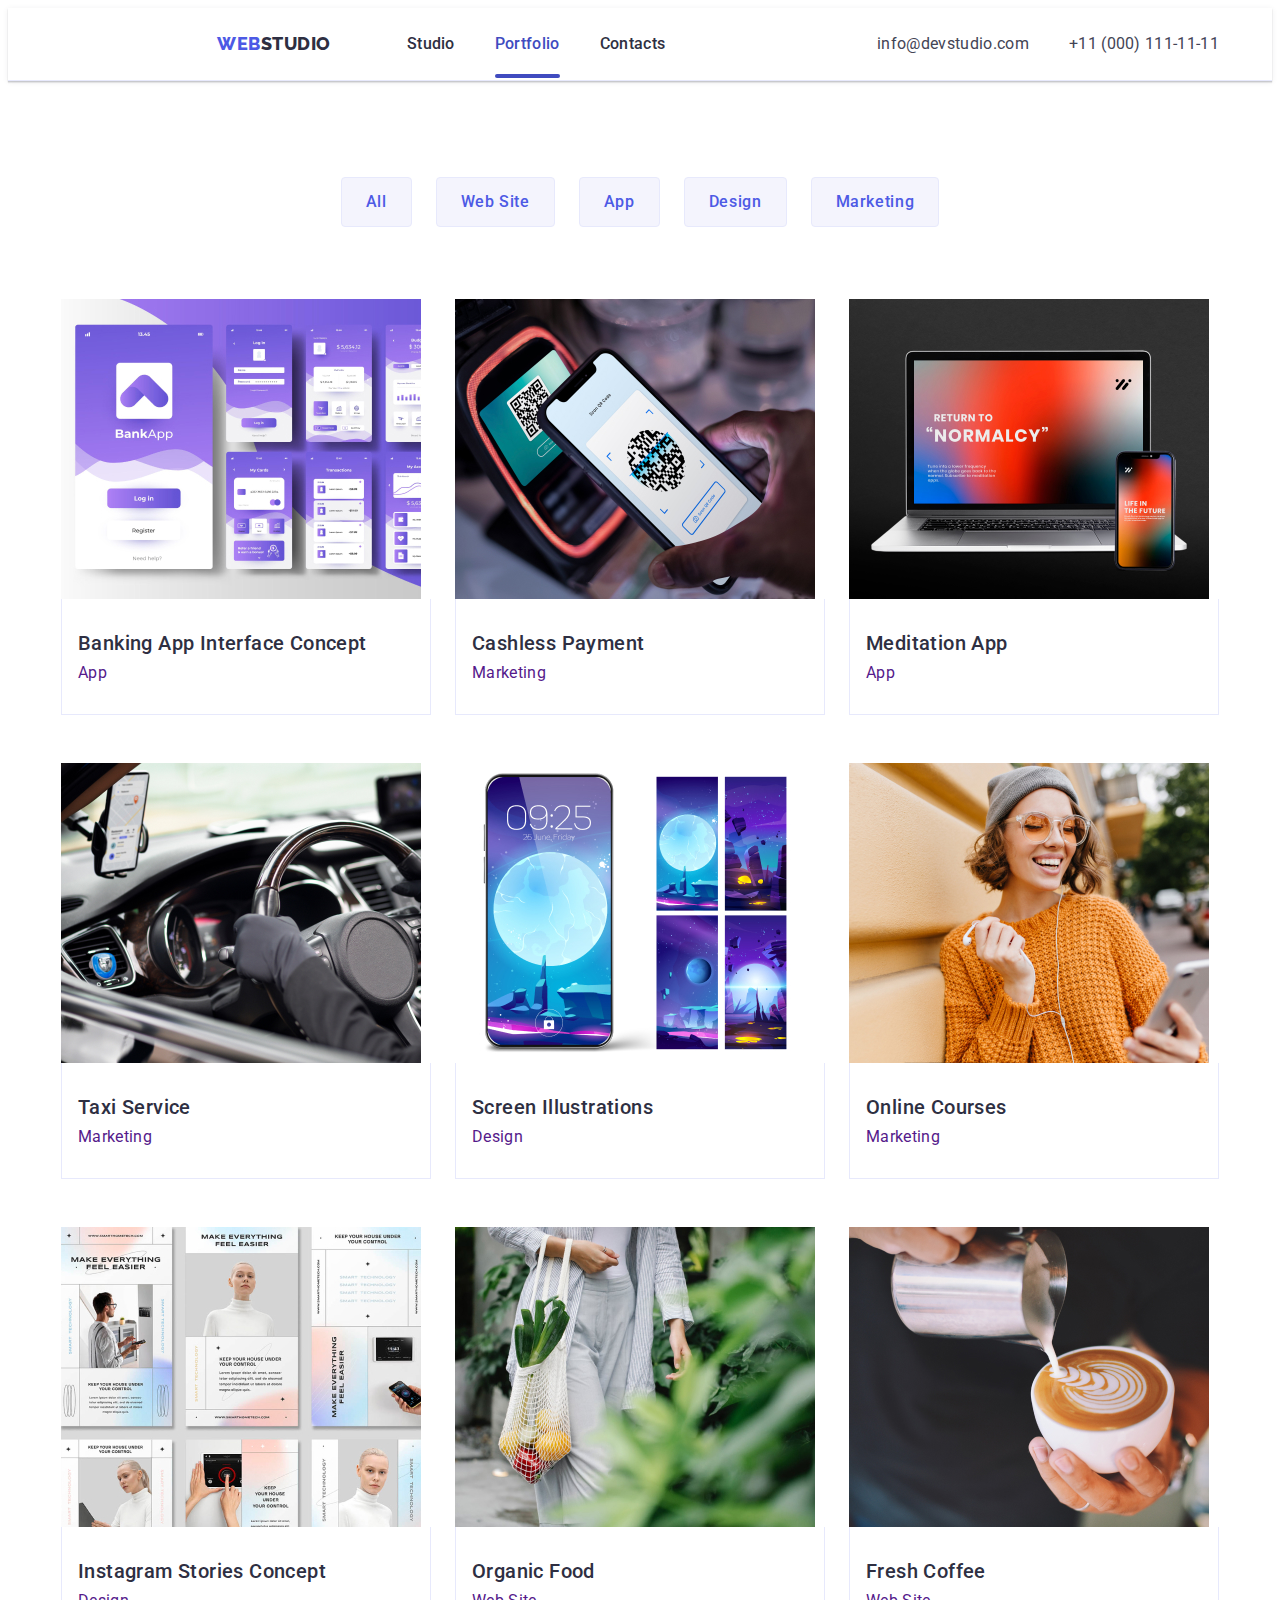
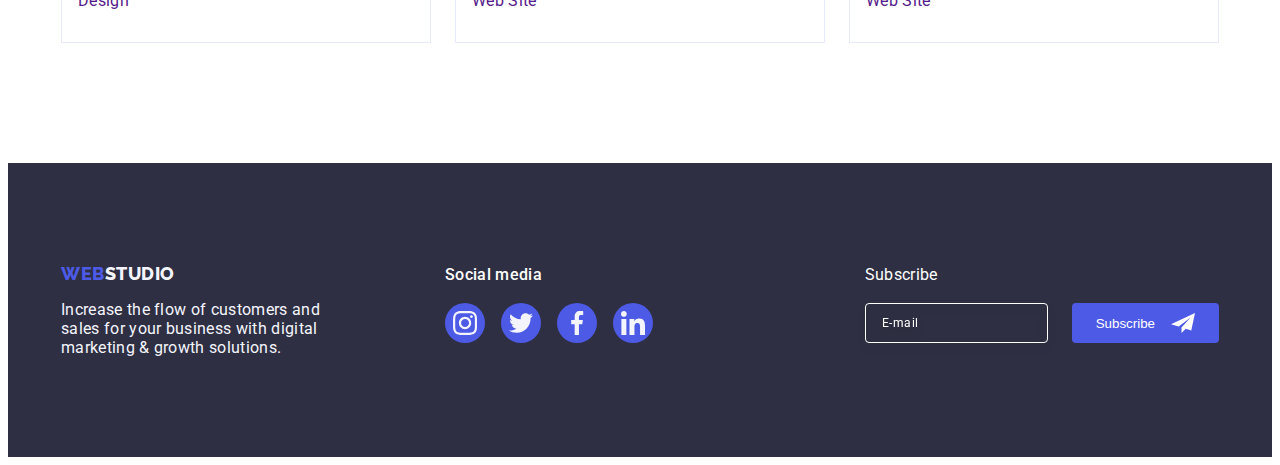
<file: portfolio.html>
<!DOCTYPE html>
<html lang="en">
  <head>
    <meta charset="UTF-8" />
    <meta http-equiv="X-UA-Compatible" content="IE=edge" />
    <meta name="viewport" content="width=device-width, initial-scale=1.0" />
    <title>Web Studio</title>
    <!-- Fonts styles -->
    <link rel="preconnect" href="https://fonts.googleapis.com" />
    <link rel="preconnect" href="https://fonts.gstatic.com" crossorigin />
    <link
      href="https://fonts.googleapis.com/css2?family=Raleway:wght@700&family=Roboto:wght@100;400;500&display=swap"
      rel="stylesheet"
    />
    <!-- Normalize -->
    <link
      rel="stylesheet"
      href="https://cdnjs.cloudflare.com/ajax/libs/modern-normalize/1.1.0/modern-normalize.min.css"
      integrity="sha512-wpPYUAdjBVSE4KJnH1VR1HeZfpl1ub8YT/NKx4PuQ5NmX2tKuGu6U/JRp5y+Y8XG2tV+wKQpNHVUX03MfMFn9Q=="
      crossorigin="anonymous"
      referrerpolicy="no-referrer"
    />
    <!-- Custom styles -->
    <link rel="stylesheet" href="./css/styles.css" />
  </head>
  <body>
    <!-- header-section -->
    <header class="header-top">
      <div class="header-container container">
        <nav class="header-nav">
          <a class="logo-link link" href="./index.html"
            >Web<span class="web-logo">Studio</span></a
          >
          <ul class="header-nav-list list">
            <li class="header-nav-item">
              <a class="header-link link" href="./index.html">Studio</a>
            </li>
            <li class="header-nav-item">
              <a class="header-link link active" href="./portfolio.html"
                >Portfolio</a
              >
            </li>
            <li class="header-nav-item">
              <a class="header-link link" href="">Contacts</a>
            </li>
          </ul>
        </nav>
        <address class="header-address">
          <ul class="header-address-list list">
            <li class="header-link">
              <a
                class="header-link link address"
                href="mailto:info@devstudio.com"
                >info@devstudio.com</a
              >
            </li>
            <li class="header-link">
              <a class="header-link link address" href="tel:+110001111111"
                >+11 (000) 111-11-11</a
              >
            </li>
          </ul>
        </address>
      </div>
    </header>
    <!-- main section -->
    <main>
      <section class="filter-section">
        <div class="container">
          <h1 hidden>Filter-button</h1>
          <ul class="button-list list">
            <li class="button-item link active">
              <button type="button" class="filter-btn">All</button>
            </li>
            <li>
              <button type="button" class="filter-btn">Web Site</button>
            </li>
            <li>
              <button type="button" class="filter-btn">App</button>
            </li>
            <li>
              <button type="button" class="filter-btn">Design</button>
            </li>
            <li>
              <button type="button" class="filter-btn">Marketing</button>
            </li>
          </ul>
          <ul class="list-portfolio list">
            <li class="portfolio-list-item">
              <a class="portfolio-item link" href="">
                <div class="img">
                  <img
                    class="portfolio-img"
                    src="./images/portfolio/img-1.jpg"
                    width="360"
                    height="300"
                    alt="Banking App Interface Concept"
                  />
                  <p class="portfolio-text">
                    14 Stylish and User-Friendly App Design Concepts · Task
                    Manager App · Calorie Tracker App · Exotic Fruit Ecommerce
                    App · Cloud Storage App
                  </p>
                </div>
                <div class="card-content">
                  <h2 class="text-title">Banking App Interface Concept</h2>
                  <p class="text">App</p>
                </div>
              </a>
            </li>
            <li class="portfolio-list-item">
              <a class="portfolio-item link" href="">
                <div class="img">
                  <img
                    class="portfolio-img"
                    src="./images/portfolio/img-2.jpg"
                    width="360"
                    height="300"
                    alt="Cashless Payment"
                  />
                  <p class="portfolio-text">
                    14 Stylish and User-Friendly App Design Concepts · Task
                    Manager App · Calorie Tracker App · Exotic Fruit Ecommerce
                    App · Cloud Storage App
                  </p>
                </div>
                <div class="card-content">
                  <h2 class="text-title">Cashless Payment</h2>
                  <p class="text">Marketing</p>
                </div>
              </a>
            </li>
            <li class="portfolio-list-item">
              <a class="portfolio-item link" href="">
                <div class="img">
                  <img
                    class="portfolio-img"
                    src="./images/portfolio/img-3.jpg"
                    width="360"
                    height="300"
                    alt="Meditation App"
                  />
                  <p class="portfolio-text">
                    14 Stylish and User-Friendly App Design Concepts · Task
                    Manager App · Calorie Tracker App · Exotic Fruit Ecommerce
                    App · Cloud Storage App
                  </p>
                </div>
                <div class="card-content">
                  <h2 class="text-title">Meditation App</h2>
                  <p class="text">App</p>
                </div>
              </a>
            </li>
            <li class="portfolio-list-item">
              <a class="portfolio-item link" href="">
                <div class="img">
                  <img
                    class="portfolio-img"
                    src="./images/portfolio/img-4.jpg"
                    width="360"
                    height="300"
                    alt="Taxi Service"
                  />
                  <p class="portfolio-text">
                    14 Stylish and User-Friendly App Design Concepts · Task
                    Manager App · Calorie Tracker App · Exotic Fruit Ecommerce
                    App · Cloud Storage App
                  </p>
                </div>
                <div class="card-content">
                  <h2 class="text-title">Taxi Service</h2>
                  <p class="text">Marketing</p>
                </div>
              </a>
            </li>
            <li class="portfolio-list-item">
              <a class="portfolio-item link" href=""
                ><div class="img">
                  <img
                    class="portfolio-img"
                    src="./images/portfolio/img-5.jpg"
                    width="360"
                    height="300"
                    alt="Screen Illustrations"
                  />
                  <p class="portfolio-text">
                    14 Stylish and User-Friendly App Design Concepts · Task
                    Manager App · Calorie Tracker App · Exotic Fruit Ecommerce
                    App · Cloud Storage App
                  </p>
                </div>
                <div class="card-content">
                  <h2 class="text-title">Screen Illustrations</h2>
                  <p class="text">Design</p>
                </div>
              </a>
            </li>
            <li class="portfolio-list-item">
              <a class="portfolio-item link" href="">
                <div class="img">
                  <img
                    class="portfolio-img"
                    src="./images/portfolio/img-6.jpg"
                    width="360"
                    height="300"
                    alt="Online Courses"
                  />
                  <p class="portfolio-text">
                    14 Stylish and User-Friendly App Design Concepts · Task
                    Manager App · Calorie Tracker App · Exotic Fruit Ecommerce
                    App · Cloud Storage App
                  </p>
                </div>
                <div class="card-content">
                  <h2 class="text-title">Online Courses</h2>
                  <p class="text">Marketing</p>
                </div>
              </a>
            </li>
            <li class="portfolio-list-item">
              <a class="portfolio-item link" href="">
                <div class="img">
                  <img
                    class="portfolio-img"
                    src="./images/portfolio/img-7.jpg"
                    width="360"
                    height="300"
                    alt="Instagram Stories Concept"
                  />
                  <p class="portfolio-text">
                    14 Stylish and User-Friendly App Design Concepts · Task
                    Manager App · Calorie Tracker App · Exotic Fruit Ecommerce
                    App · Cloud Storage App
                  </p>
                </div>
                <div class="card-content">
                  <h2 class="text-title">Instagram Stories Concept</h2>
                  <p class="text">Design</p>
                </div>
              </a>
            </li>
            <li class="portfolio-list-item">
              <a class="portfolio-item link" href="">
                <div class="img">
                  <img
                    class="portfolio-img"
                    src="./images/portfolio/img-8.jpg"
                    width="360"
                    height="300"
                    alt="Organic Food"
                  />
                  <p class="portfolio-text">
                    14 Stylish and User-Friendly App Design Concepts · Task
                    Manager App · Calorie Tracker App · Exotic Fruit Ecommerce
                    App · Cloud Storage App
                  </p>
                </div>
                <div class="card-content">
                  <h2 class="text-title">Organic Food</h2>
                  <p class="text">Web Site</p>
                </div>
              </a>
            </li>
            <li class="portfolio-list-item">
              <a class="portfolio-item link" href="">
                <div class="img">
                  <img
                    class="portfolio-img"
                    src="./images/portfolio/img-9.jpg"
                    width="360"
                    height="300"
                    alt="Fresh Coffee"
                  />
                  <p class="portfolio-text">
                    14 Stylish and User-Friendly App Design Concepts · Task
                    Manager App · Calorie Tracker App · Exotic Fruit Ecommerce
                    App · Cloud Storage App
                  </p>
                </div>
                <div class="card-content">
                  <h2 class="text-title">Fresh Coffee</h2>
                  <p class="text">Web Site</p>
                </div>
              </a>
            </li>
          </ul>
        </div>
      </section>
    </main>
    <!-- footer -->
    <footer class="footer">
      <div class="footer-container container">
        <div class="footer-content">
          <a class="flogo-link link" href="./index.html"
            >Web<span class="footer-logo">Studio</span></a
          >
          <p class="footer-desc">
            Increase the flow of customers and sales for your business with
            digital marketing & growth solutions.
          </p>
        </div>
        <div class="footer-socials">
          <p class="footer-soc-title">Social media</p>
          <ul class="footer-soc-list list">
            <li class="soc-list-item">
              <a class="footer-soc-link link" href="">
                <svg class="footer-soc-icons" width="24" height="24">
                  <use href="./images/icons.svg#instagram"></use>
                </svg>
              </a>
            </li>
            <li class="soc-list-item">
              <a class="footer-soc-link link" href="">
                <svg class="footer-soc-icons" width="24" height="24">
                  <use href="./images/icons.svg#twitter"></use>
                </svg>
              </a>
            </li>
            <li class="soc-list-item">
              <a class="footer-soc-link link" href="">
                <svg class="footer-soc-icons" width="24" height="24">
                  <use href="./images/icons.svg#facebook"></use>
                </svg>
              </a>
            </li>
            <li class="soc-list-item">
              <a class="footer-soc-link link" href="">
                <svg class="footer-soc-icons" width="24" height="24">
                  <use href="./images/icons.svg#linkedin"></use>
                </svg>
              </a>
            </li>
          </ul>
        </div>
        <div class="subscribe-form">
          <p class="form-title">Subscribe</p>
          <form class="sub">
            <label>
              <input
                class="form-footer-text"
                type="text"
                name="e-mail"
                id="e-mail"
                placeholder="E-mail"
              />
            </label>
            <button type="submit" class="form-button">
              Subscribe
              <svg class="icon-form-footer" width="24" height="24">
                <use href="./images/icons.svg#Frame-3"></use>
              </svg>
            </button>
          </form>
        </div>
      </div>
    </footer>
  </body>
</html>
</file>
<file: css/styles.css>
:root {
  /* Fonts */
  --primary-font: Roboto, sans-serif;
  --second-font: Raleway, sans-serif;
  /* Color */
  --main-tx-cl: #434455;
  --background-cl: #ffffff;
  --web-logo-light: #f4f4fd;
  --link-cl: #2e2f42;
  --address-cl: #434455;
  --activ-cl: #404bbf;
  --hero-cl: #ffffff;
  --logo-cl: #4d5ae5;
  --btn-cl: #e7e9fc;
  --costumers: #8e8f99;
}
/**
  |============================
  | Base styles
  |============================
*/
body {
  font-family: var(--primary-font);
  font-size: 16px;
  list-style: 1.5;
  letter-spacing: 0.02em;
  color: var(--main-tx-cl);
  background-color: var(--background-cl);
}
/* reset start */
h1,
h2,
h3,
h4,
h5,
h6,
p {
  margin: 0;
}

img {
  display: block;
}

.link {
  text-decoration: none;
}

.list {
  list-style: none;
  padding: 0;
  margin: 0;
}

button {
  cursor: pointer;
}

.container {
  width: 1158px;
  padding: 0 15px;
  margin: 0 auto;
}

/**
  |============================
  | Header
  |============================
*/
.logo-link {
  font-family: var(--second-font);
  font-style: normal;
  font-weight: 800;
  font-size: 18px;
  line-height: 1.17;
  display: flex;
  align-items: center;
  letter-spacing: 0.03em;
  text-transform: uppercase;
  color: var(--logo-cl);
  margin-left: 156px;
  margin-right: 76px;
}

.header-top {
  border-bottom: 1px solid #e7e9fc;
  box-shadow: 0px 2px 1px rgba(46, 47, 66, 0.08),
    0px 1px 1px rgba(46, 47, 66, 0.16), 0px 1px 6px rgba(46, 47, 66, 0.08);
}

.header-nav {
  display: flex;
  align-items: center;
}

.header-nav-list {
  display: flex;
  gap: 40px;
}

.web-logo {
  font-family: "Raleway";
  font-style: normal;
  font-weight: 800;
  font-size: 18px;
  line-height: 1.17;
  display: flex;
  align-items: center;
  letter-spacing: 0.03em;
  text-transform: uppercase;
  color: var(--link-cl);
}

.header-link {
  position: relative;
  font-family: "Roboto";
  font-style: normal;
  font-weight: 500;
  font-size: 16px;
  line-height: 1.5;
  letter-spacing: 0.02em;
  color: var(--link-cl);
  padding: 24px 0;
  transition: color 250ms cubic-bezier(0.4, 0, 0.2, 1);
}

.header-link:hover,
.header-link:focus {
  color: var(--activ-cl);
}

.header-address {
  font-style: normal;
  line-height: 1.5;
  color: var(--address-cl);
  margin-left: auto;
}

.header-address-list {
  display: flex;
  gap: 40px;
}

.header-address > .header-link {
  color: var(--address-cl);
}

.header-mail:hover,
.header-mail:focus {
  color: var(--activ-cl);
}

.header-container {
  display: flex;
  align-items: center;
}

.socials-item:hover,
.socials-link:focus {
  color: var(--activ-cl);
}

.header-link.active {
  position: relative;
  transition: color 250ms cubic-bezier(0.4, 0, 0.2, 1);
  color: var(--activ-cl);
}

.header-link.active::after{
  opacity: 1;
} 

.header-link::after {
  content: "";
  position: absolute;
  left: 0;
  bottom: -1px;
  background-color: #404bbf;
  border-radius: 2px;
  transition: color 250ms cubic-bezier(0.4, 0, 0.2, 1);
  display: block;
  width: 100%;
  height: 4px;
  opacity: 0;
}

/**
  |============================
  | Hero
  |============================
*/

.hero-container {
  width: 1158px;
  padding: 0 15px;
  margin: 0 auto;

}

.hero-section {
  background-image: linear-gradient(
      rgba(46, 47, 66, 0.7),
      rgba(46, 47, 66, 0.7)
    ),
    url(../images/hero/img-1.jpg);
  background-color: var(--link-cl);
  max-width: 1440px;
  background-repeat: no-repeat;
  background-position: center;
  background-size: cover;
  display: flex;
  margin: 0;
  padding: 188px 0;
  align-items: center;

  margin-left: auto;
  margin-right: auto;
}
.hero-title {
  font-size: 56px;
  line-height: 1.07;
  text-align: center;
  letter-spacing: 0.02em;
  color: var(--hero-cl);
  width: 496px;
  margin-bottom: 48px;
  margin-left: auto;
  margin-right: auto;
}

.hero-btn {
  background: #4d5ae5;
  font-family: var(--primary-font);
  font-weight: 500;
  font-size: 16px;
  line-height: 1.5;
  letter-spacing: 0.04em;
  color: var(--hero-cl);
  cursor: pointer;
  display: block;
  min-width: 169px;
  height: 56px;
  border: none;
  border-radius: 4px;
  margin-left: auto;
  margin-right: auto;
  transition: background-color 250ms cubic-bezier(0.4, 0, 0.2, 1);
}

.address {
  color: var(--address-cl);
  font-weight: 400;
}

.hero-btn:hover,
.hero-btn:focus {
  color: var(--hero-cl);
  background-color: var(--activ-cl);
}

/**
  |============================
  | About
  |============================
*/

.about-section {
  padding: 120px 0;
}

.abaut-wrapper {
  display: flex;
  align-items: center;
  justify-content: center;
  height: 112px;
  background-color: #f4f4fd;
  border-radius: 4px;
  margin-bottom: 8px;
}

.about-list {
  display: flex;
  gap: 24px;
}

.about-list-item {
  width: calc((100% - 72px) / 4);
}

.about-heading {
  font-weight: 500;
  font-size: 20px;
  line-height: 1.2;
  letter-spacing: 0.02em;
  color: var(--link-cl);
  margin-bottom: 8px;
}
.about-desc {
  line-height: 1.5;
}

/**
  |============================
  | Portfolio
  |============================
*/

.portfolio-section {
  padding-bottom: 120px;
}

.portfolio-title {
  font-size: 36px;
  line-height: 1.11;
  text-align: center;
  text-transform: capitalize;
  color: var(--link-cl);
  margin-bottom: 72px;
}

.portfolio-list {
  display: flex;
  gap: 24px;
}

.portfolio-list-item {
  width: calc((100% - 48px) / 3);
}

/**
  |============================
  | Team
  |============================
*/

.team {
  background: #f4f4fd;
  padding: 120px 0;
}
.team-title {
  font-size: 36px;
  line-height: 1.11;
  text-align: center;
  letter-spacing: 0.02em;
  text-transform: capitalize;
  color: var(--link-cl);
  margin-bottom: 72px;
}

.team-list-item {
  background-color: #ffffff;
  width: calc((100% - 72px) / 4);
  border-radius: 0px 0px 4px 4px;
  box-shadow: 0px 1px 6px rgba(46, 47, 66, 0.08),
    0px 1px 1px rgba(46, 47, 66, 0.16), 0px 2px 1px rgba(46, 47, 66, 0.08);
}

.team-list {
  display: flex;
  gap: 24px;
}

.team-name {
  font-weight: 500;
  font-size: 20px;
  line-height: 1.2;
  letter-spacing: 0.02em;
  color: var(--link-cl);
  text-align: center;
  margin-bottom: 8px;
}
.team-desc {
  line-height: 1.5;
  text-align: center;
}

.team-content {
  width: 264px;
  padding-top: 32px;
  padding-bottom: 32px;
}

.socials {
  display: flex;
  justify-content: center;
  gap: 24px;
  margin: 0;
  padding: 0;
}

.socials-link {
  width: 100%;
  height: 100%;
  width: 40px;
  height: 40px;
  background-color: var(--logo-cl);
  border-radius: 50%;
  display: flex;
  align-items: center;
  justify-content: center;
  margin-left: auto;
  margin-right: auto;
  transition: background-color 250ms cubic-bezier(0.4, 0, 0.2, 1);
}

.socials-link:hover,
.socials-link:focus {
  background-color: #404bbf;
}

.socials-icons {
  fill: #f4f4fd;
}

/**
  |============================
  | Customers
  |============================
*/

.costumers-list {
  display: flex;
  gap: 24px;
}

.costumers-list-item {
  width: calc((100% - 120px) / 6);
  height: 88px;
}
.costumers-link {
  width: 100%;
  height: 100%;
  border: 1px solid #8e8f99;
  border-radius: 4px;
  display: flex;
  align-items: center;
  justify-content: center;
  color: var(--costumers);
  transition: border-color 250ms cubic-bezier(0.4, 0, 0.2, 1),
    color 250ms cubic-bezier(0.4, 0, 0.2, 1);
}

.costumers-link:hover,
.costumers-link:focus {
  border-color: #404bbf;
  color: var(--activ-cl);
}

.customers-section {
  padding-top: 120px;
  padding-bottom: 120px;
}

.customers-title {
  font-size: 36px;
  line-height: 1.1;
  color: var(--link-cl);
  margin-bottom: 72px;
  text-align: center;
}

.costumers-icons {
  fill: currentColor;
}

/**
  |============================
  | Footer
  |============================
*/
.footer {
  color: var(--web-logo-light);
  background-color: var(--link-cl);
  padding: 100px 0;
}

.footer-container {
  display: flex;
  align-items: baseline;
  padding: 0 15px;
  margin: 0 auto;

}

.footer-content {
  margin-right: 120px;
}

.footer-logo {
  color: var(--web-logo-light);
}

.flogo-link {
  font-family: var(--second-font);
  font-style: normal;
  font-weight: 800;
  font-size: 18px;
  line-height: 1.17;
  display: inline-block;
  letter-spacing: 0.03em;
  text-transform: uppercase;
  color: var(--logo-cl);
  margin-bottom: 16px;
}

.footer-soc-title {
  font-weight: 500;
  font-size: 16px;
  line-height: 1.5;
  letter-spacing: 0.02em;
  color: var(--background-cl);
  margin-bottom: 16px;
}

.footer-soc-list {
  display: flex;
  gap: 16px;
}

.soc-list-item {
  width: 40px;
  height: 40px;
}

.footer-soc-link {
  width: 100%;
  height: 100%;
  background-color: var(--logo-cl);
  border-radius: 50%;
  display: flex;
  align-items: center;
  justify-content: center;
  transition: background-color 250ms cubic-bezier(0.4, 0, 0.2, 1);
}

.footer-soc-icons {
  fill: var(--web-logo-light);
}

.footer-soc-link:hover,
.footer-soc-link:focus {
  background-color: #31d0aa;
}

.subscribe-form {
  display: inline-block;
  gap: 24px;
  margin-left: auto;
}

.form-title {
  font-size: 16px;
  line-height: 1.5;
  letter-spacing: 0.02em;
  color: var(--background-cl);
  margin-bottom: 16px;
}
.form-footer-text {
  box-sizing: border-box;
  border-radius: 4px;
  border: 1px solid #ffffff;
  filter: drop-shadow(0px 4px 4px rgba(0, 0, 0, 0.15));
  max-width: 264px;
  height: 40px;
  display: inline-flex;
  align-items: center;
  background-color: transparent;
  color: var(--hero-cl);
}

.form-footer-text:focus {
  outline: 1px solid var(--logo-cl);
  transition-duration: 250ms;
  transition: cubic-bezier(0.4, 0, 0.2, 1);
}

.form-footer-text::placeholder {
  font-family: "Roboto";
  font-style: normal;
  font-weight: 400;
  font-size: 12px;
  line-height: 1.5;
  letter-spacing: 0.04em;
  position: absolute;
  top: 12px;
  left: 16px;
  display: flex;
  align-items: center;

  color: #ffffff;
}

.footer-btn {
  display: flex;
  flex-direction: row;
  justify-content: center;
  align-items: center;
  gap: 24px;
}

.sub {
  display: flex;
}

.form-button {
  display: flex;
  justify-content: center;
  align-items: center;
  padding: 8px 24px;
  gap: 16px;
  margin-left: 24px;
  background: var(--logo-cl);
  color: var(--hero-cl);
  border-radius: 4px;
  border: none;
  cursor: pointer;
}

.form-button:hover,
.form-button:focus {
  background: var(--activ-cl);
  box-shadow: 0px 4px 4px rgba(0, 0, 0, 0.15);
  transition-duration: 250ms;
  transition: cubic-bezier(0.4, 0, 0.2, 1);
}

.button-form-title {
  width: 77px;
  height: 24px;
  font-family: "Roboto";
  font-style: normal;
  font-weight: 500;
  font-size: 16px;
  line-height: 24px;
  display: flex;
  align-items: center;
  text-align: center;
  letter-spacing: 0.04em;
  color: #ffffff;
}

.footer-desc {
  max-width: 264px;
}

/**
  |============================
  | Portfolio site
  |============================
*/

.filter-section {
  padding: 96px 0 120px;
  display: block;
}

.portfolio-item {
  display: block;
  transition: box-shadow 250ms cubic-bezier(0.4, 0, 0.2, 1);
}

.portfolio-item:hover,
.portfolio-item:focus {
  box-shadow: 0px 1px 6px rgba(46, 47, 66, 0.08),
    0px 1px 1px rgba(46, 47, 66, 0.16), 0px 2px 1px rgba(46, 47, 66, 0.08);
}

.button-list {
  display: flex;
  justify-content: center;
  gap: 24px;
  margin-bottom: 72px;
}

.filter-btn {
  font-family: var(--primary-font);
  font-weight: 500;
  font-size: 16px;
  line-height: 1.5;
  letter-spacing: 0.04em;
  color: var(--logo-cl);
  background-color: var(--web-logo-light);
  cursor: pointer;
  padding: 12px 24px;
  border: 1px solid var(--btn-cl);
  border-radius: 4px;
  transition: color 250ms cubic-bezier(0.4, 0, 0.2, 1),
    background-color 250ms cubic-bezier(0.4, 0, 0.2, 1),
    border-color 250ms cubic-bezier(0.4, 0, 0.2, 1),
    box-shadow 250ms cubic-bezier(0.4, 0, 0.2, 1);
}

.filter-btn:hover,
.filter-btn:focus {
  color: var(--background-cl);
  background-color: var(--activ-cl);
  border: 1px solid transparent;
  box-shadow: 0px 3px 1px rgba(0, 0, 0, 0.1), 0px 2px 1px rgba(0, 0, 0, 0.08),
    0px 2px 2px rgba(0, 0, 0, 0.12);
}

.text-title {
  font-weight: 500;
  font-size: 20px;
  line-height: 1.2;
  letter-spacing: 0.02em;
  color: var(--link-cl);
  margin-bottom: 8px;
}

.portfolio-text {
  line-height: 1.5;
  color: var(--main-tx-cl);
  transition: box-shadow 250ms cubic-bezier(0.4, 0, 0.2, 1);
}

.portfolio-item:hover .portfolio-text,
.portfolio-item:focus .portfolio-text {
  transform: translatey(0%);
}

.img {
  position: relative;
  overflow: hidden;
}

.portfolio-text {
  position: absolute;
  top: 0;
  font-size: 16px;
  line-height: 1.5;
  letter-spacing: 0.02em;
  color: var(--web-logo-light);
  padding: 40px 32px;
  background-color: #4d5ae5;
  height: 100%;
  width: 100%;
  transform: translateY(100%);
  transition: transform 250ms cubic-bezier(0.4, 0, 0.2, 1);
}

.list-portfolio {
  display: flex;
  flex-wrap: wrap;
  column-gap: 24px;
  row-gap: 48px;
}

.card-content {
  padding: 32px 16px;
  border: 1px solid #e7e9fc;
  border-top: none;
}

/**
  |============================
  | Modal window
  |============================
*/

.backdrop {
  display: block;
  position: fixed;
  top: 0;
  left: 0;

  width: 100%;
  height: 100%;

  background-color: rgba(46, 47, 66, 0.4);
  transition: opacity 250ms cubic-bezier(0.4, 0, 0.2, 1),
    visibility 250ms cubic-bezier(0.4, 0, 0.2, 1);
}

.modal {
  position: absolute;
  top: 50%;
  left: 50%;
  padding: 80px 24px 24px;
  transform: translate(-50%, -50%) scale(1);
  width: 408px;
  min-height: 576px;
  background: #fcfcfc;
  box-shadow: 0px 1px 1px rgba(0, 0, 0, 0.14), 0px 1px 3px rgba(0, 0, 0, 0.12),
    0px 2px 1px rgba(0, 0, 0, 0.2);
  border-radius: 4px;
  transition: transform 250ms cubic-bezier(0.4, 0, 0.2, 1);
}

.is-hidden {
  opacity: 0;
  visibility: hidden;
  pointer-events: none;
}

.modal-close-btn {
  position: absolute;
  display: flex;
  align-items: center;
  justify-content: center;
  top: 24px;
  right: 24px;
  width: 24px;
  height: 24px;
  background-color: #e7e9fc;
  border: 1px solid rgba(0, 0, 0, 0.1);
  transition: background-color 250ms cubic-bezier(0.4, 0, 0.2, 1),
    border 250ms cubic-bezier(0.4, 0, 0.2, 1);
  padding: 0;
  border-radius: 50%;
}

.modal-close-btn:hover,
.modal-close-btn:focus {
  border: none;
  background-color: #404bbf;
}

.modal-icon {
  color: currentColor;
  transition: fill 250ms cubic-bezier(0.4, 0, 0.2, 1);
}

.modal:hover,
.modal:focus {
  fill: #ffffff;
}

.modal-title {
  display: flex;
  justify-content: center;
  padding: 0 0 16px;
}
.form-list-element {
  margin-bottom: 8px;
}

.teaxtarea {
  display: flex;
  margin-bottom: 16px;
}
.span {
  font-family: 'Roboto';
font-style: normal;
font-weight: 400;
font-size: 12px;
line-height: 14px;
letter-spacing: 0.04em;
color: #8E8F99;
width: 360px;
height: 16px;

}

.lab-inp {
  width: 100%;
  padding-left: 38px;
  border: 1px solid rgba(46, 47, 66, 0.4);
  border-radius: 4px;
}

.lab-name,
.lab-tel,
.lab-email,
.lab-text,
.lab-inp-privacy {
  position: relative;
  font-size: 12px;
  line-height: 1.17;
  letter-spacing: 0, 04em;
  color: #8e8f99;
}

.lab-inp-name,
.lab-inp-tel,
.lab-inp-email {
  height: 40px;
}

.lab-text{
  width: 360px;
height: 138px;
}

.svg-person,
.svg-phone,
.svg-email {
  display: flex;
  position: absolute;
  left: 4.44%;
  right: 90.56%;
  top: 44.83%;
  bottom: 13.79%;
}

.svg-person{
 fill: var(--logo-cl);
}

.svg-phone,
.svg-email {
  fill: var(--link-cl);
}

.lab-inp-text {
  height: 120px;
  padding: 0 16px;
}

.form-comment {
  width: 360px;
  height: 138px;
}

.form-agreement-link {
  color: var(--logo-cl);
}

.modal-knock-sub {
 margin: 0 auto;
  display: block;
  width: 169px;
  height: 56px;
  background: var(--logo-cl);
  color: var(--background-cl);
  border: none;
  border-radius: 4px;
  margin-top: 24px;
  box-shadow: 0px 4px 4px rgba(0, 0, 0, 0.15);
}
</file>
